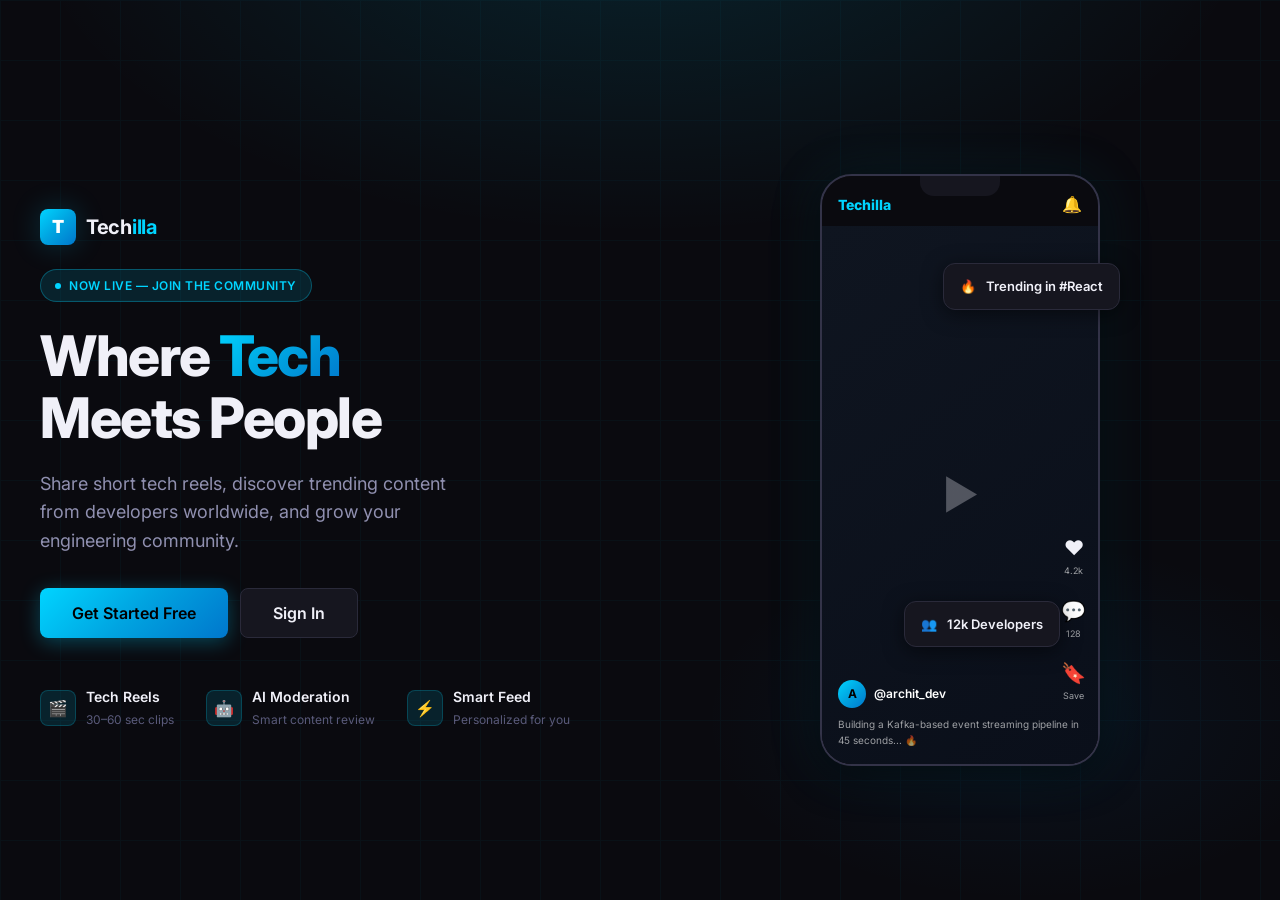
<file: frontend/index.html>
<!DOCTYPE html>
<html lang="en">
<head>
  <meta charset="UTF-8" />
  <meta name="viewport" content="width=device-width, initial-scale=1.0" />
  <title>Techilla — Where Tech Meets People</title>
  <link rel="preconnect" href="https://fonts.googleapis.com" />
  <link rel="preconnect" href="https://fonts.gstatic.com" crossorigin />
  <link href="https://fonts.googleapis.com/css2?family=Inter:wght@400;500;600;700;800&display=swap" rel="stylesheet" />
  <link rel="stylesheet" href="styles.css" />
  <style>
    .auth-step { display: none; }
    .auth-step.active { display: block; }
    .features-strip {
      display: flex; gap: 32px; flex-wrap: wrap; margin-top: 48px;
    }
    .feature-item {
      display: flex; align-items: center; gap: 10px;
      font-size: 14px; color: var(--text-secondary);
    }
    .feature-icon {
      width: 36px; height: 36px;
      background: var(--accent-dim); border: 1px solid rgba(0,212,255,0.2);
      border-radius: var(--radius-sm);
      display: flex; align-items: center; justify-content: center;
      font-size: 16px; flex-shrink: 0;
    }
    .feature-text strong { display: block; font-weight: 600; color: var(--text-primary); font-size: 14px; }
    .feature-text span { font-size: 12px; color: var(--text-muted); }
    .floating-card {
      position: absolute; background: var(--bg-card);
      border: 1px solid var(--border); border-radius: var(--radius-md);
      padding: 12px 16px; box-shadow: var(--shadow-md);
      animation: float 6s ease-in-out infinite;
      display: flex; align-items: center; gap: 10px;
      font-size: 13px; font-weight: 600; color: var(--text-primary);
    }
    @keyframes float {
      0%, 100% { transform: translateY(0); }
      50% { transform: translateY(-10px); }
    }
    .fc-1 { top: 15%; right: -20px; animation-delay: 0s; }
    .fc-2 { bottom: 20%; right: 40px; animation-delay: 2s; }
    .fc-3 { top: 50%; left: -30px; animation-delay: 4s; }
    .phone-mockup {
      position: relative; width: 100%; max-width: 280px;
      margin: 0 auto;
    }
    .phone-frame {
      background: var(--bg-card);
      border: 2px solid var(--border-light);
      border-radius: 32px; overflow: hidden;
      aspect-ratio: 9/19;
      box-shadow: var(--shadow-lg), 0 0 60px rgba(0,212,255,0.1);
      position: relative;
    }
    .phone-screen {
      width: 100%; height: 100%;
      background: var(--bg-primary);
      display: flex; flex-direction: column;
    }
    .phone-header {
      padding: 16px 16px 8px;
      display: flex; align-items: center; justify-content: space-between;
    }
    .phone-logo {
      font-size: 14px; font-weight: 800; color: var(--accent);
    }
    .phone-notch {
      width: 80px; height: 20px;
      background: var(--bg-card); border-radius: 0 0 14px 14px;
      position: absolute; top: 0; left: 50%; transform: translateX(-50%);
    }
    .phone-reel {
      flex: 1; position: relative; overflow: hidden;
      background: linear-gradient(180deg, rgba(0,212,255,0.08) 0%, rgba(0,0,0,0) 100%);
    }
    .phone-reel-bg {
      width: 100%; height: 100%;
      background: linear-gradient(145deg, #0f1520 0%, #0a0f1a 100%);
      display: flex; align-items: center; justify-content: center;
    }
    .phone-play { font-size: 40px; opacity: 0.3; }
    .phone-info {
      position: absolute; bottom: 16px; left: 16px; right: 16px;
    }
    .phone-user { display: flex; align-items: center; gap: 8px; margin-bottom: 8px; }
    .phone-avatar {
      width: 28px; height: 28px; border-radius: 50%;
      background: var(--gradient-main);
      display: flex; align-items: center; justify-content: center;
      font-size: 12px; font-weight: 700; color: #000;
    }
    .phone-username { font-size: 12px; font-weight: 600; color: #fff; }
    .phone-desc { font-size: 10px; color: rgba(255,255,255,0.6); }
    .phone-actions {
      position: absolute; right: 12px; bottom: 60px;
      display: flex; flex-direction: column; gap: 16px; align-items: center;
    }
    .phone-action { font-size: 20px; }
    .phone-action-count { font-size: 9px; color: rgba(255,255,255,0.6); text-align: center; }
    .forgot-link {
      font-size: 13px; color: var(--accent); cursor: pointer;
      text-align: right; display: block; margin-top: -12px; margin-bottom: 20px;
      text-decoration: none;
    }
    .forgot-link:hover { text-decoration: underline; }
    .otp-resend {
      text-align: center; margin-top: 16px; font-size: 13px; color: var(--text-muted);
    }
    .otp-resend button {
      background: none; border: none; color: var(--accent);
      cursor: pointer; font-size: 13px; font-family: var(--font);
    }
    .otp-resend button:hover { text-decoration: underline; }
    .otp-timer { color: var(--text-muted); }
  </style>
</head>
<body>
  <!-- HERO SECTION -->
  <section class="hero-section" id="landingSection">
    <div class="hero-bg"></div>
    <div class="hero-grid"></div>
    <div class="hero-content">
      <!-- LEFT: TEXT + FEATURES -->
      <div class="hero-text fade-in">
        <div class="navbar-brand" style="margin-bottom: 24px;">
          <div class="navbar-logo">T</div>
          <span class="navbar-title">Tech<span>illa</span></span>
        </div>
        <div class="hero-badge">
          Now Live — Join the Community
        </div>
        <h1 class="hero-title">
          Where <span class="gradient-text">Tech</span><br/>Meets People
        </h1>
        <p class="hero-subtitle">
          Share short tech reels, discover trending content from developers worldwide, and grow your engineering community.
        </p>
        <div class="hero-cta">
          <button class="btn btn-primary btn-lg" onclick="showSection('auth')">
            Get Started Free
          </button>
          <button class="btn btn-secondary btn-lg" onclick="showSection('auth', 'login')">
            Sign In
          </button>
        </div>
        <div class="features-strip">
          <div class="feature-item">
            <div class="feature-icon">🎬</div>
            <div class="feature-text">
              <strong>Tech Reels</strong>
              <span>30–60 sec clips</span>
            </div>
          </div>
          <div class="feature-item">
            <div class="feature-icon">🤖</div>
            <div class="feature-text">
              <strong>AI Moderation</strong>
              <span>Smart content review</span>
            </div>
          </div>
          <div class="feature-item">
            <div class="feature-icon">⚡</div>
            <div class="feature-text">
              <strong>Smart Feed</strong>
              <span>Personalized for you</span>
            </div>
          </div>
        </div>
      </div>

      <!-- RIGHT: PHONE MOCKUP + AUTH CARD -->
      <div style="display:flex; justify-content:center; align-items:center; position:relative;">
        <div class="phone-mockup">
          <div class="phone-frame">
            <div class="phone-notch"></div>
            <div class="phone-screen">
              <div class="phone-header">
                <span class="phone-logo">Techilla</span>
                <span style="font-size:16px;">🔔</span>
              </div>
              <div class="phone-reel">
                <div class="phone-reel-bg">
                  <div class="phone-play">▶️</div>
                </div>
                <div class="phone-info">
                  <div class="phone-user">
                    <div class="phone-avatar">A</div>
                    <span class="phone-username">@archit_dev</span>
                  </div>
                  <div class="phone-desc">Building a Kafka-based event streaming pipeline in 45 seconds... 🔥</div>
                </div>
                <div class="phone-actions">
                  <div>
                    <div class="phone-action">❤️</div>
                    <div class="phone-action-count">4.2k</div>
                  </div>
                  <div>
                    <div class="phone-action">💬</div>
                    <div class="phone-action-count">128</div>
                  </div>
                  <div>
                    <div class="phone-action">🔖</div>
                    <div class="phone-action-count">Save</div>
                  </div>
                </div>
              </div>
            </div>
          </div>
          <!-- Floating cards -->
          <div class="floating-card fc-1">
            <span>🔥</span> Trending in #React
          </div>
          <div class="floating-card fc-2">
            <span>👥</span> 12k Developers
          </div>
        </div>
      </div>
    </div>
  </section>

  <!-- AUTH SECTION -->
  <section class="hero-section" id="authSection" style="display:none;">
    <div class="hero-bg"></div>
    <div class="hero-grid"></div>
    <div style="position:relative;z-index:1; width:100%; display:flex; align-items:center; justify-content:center; flex-direction:column;">
      <a href="#" onclick="showSection('landing')" style="display:flex;align-items:center;gap:10px;text-decoration:none;margin-bottom:32px;">
        <div class="navbar-logo">T</div>
        <span class="navbar-title">Tech<span>illa</span></span>
      </a>

      <!-- LOGIN STEP -->
      <div class="auth-card auth-step" id="stepLogin">
        <div class="auth-tabs">
          <button class="auth-tab active" id="tabLogin" onclick="switchAuthTab('login')">Sign In</button>
          <button class="auth-tab" id="tabRegister" onclick="switchAuthTab('register')">Create Account</button>
        </div>
        <form onsubmit="handleLogin(event)">
          <div class="form-group">
            <label class="form-label">Email Address</label>
            <div class="input-with-icon">
              <span class="input-icon">✉</span>
              <input type="email" class="form-control" id="loginEmail" placeholder="you@example.com" required />
            </div>
          </div>
          <div class="form-group">
            <label class="form-label">Password</label>
            <div class="input-with-icon">
              <span class="input-icon">🔒</span>
              <input type="password" class="form-control" id="loginPassword" placeholder="••••••••" required />
            </div>
          </div>
          <a class="forgot-link" onclick="showStep('stepForgot')">Forgot password?</a>
          <button type="submit" class="btn btn-primary w-full" id="loginBtn">
            Sign In
          </button>
        </form>
        <div class="divider">or</div>
        <button class="btn btn-ghost w-full" onclick="switchAuthTab('register')">Create a new account</button>
      </div>

      <!-- REGISTER STEP -->
      <div class="auth-card auth-step" id="stepRegister">
        <div class="auth-tabs">
          <button class="auth-tab" id="tabLoginR" onclick="switchAuthTab('login')">Sign In</button>
          <button class="auth-tab active" id="tabRegisterR" onclick="switchAuthTab('register')">Create Account</button>
        </div>
        <form onsubmit="handleRegister(event)">
          <div class="form-group">
            <label class="form-label">Email Address</label>
            <div class="input-with-icon">
              <span class="input-icon">✉</span>
              <input type="email" class="form-control" id="regEmail" placeholder="you@example.com" required />
            </div>
          </div>
          <div class="form-group">
            <label class="form-label">Password</label>
            <div class="input-with-icon">
              <span class="input-icon">🔒</span>
              <input type="password" class="form-control" id="regPassword" placeholder="Minimum 6 characters" minlength="6" required />
            </div>
          </div>
          <div class="form-group">
            <label class="form-label">Confirm Password</label>
            <div class="input-with-icon">
              <span class="input-icon">🔒</span>
              <input type="password" class="form-control" id="regConfirm" placeholder="Repeat password" required />
            </div>
            <span class="form-error" id="confirmError">Passwords do not match</span>
          </div>
          <button type="submit" class="btn btn-primary w-full" id="registerBtn">
            Create Account
          </button>
        </form>
        <div class="divider">or</div>
        <button class="btn btn-ghost w-full" onclick="switchAuthTab('login')">Sign in to existing account</button>
      </div>

      <!-- OTP VERIFY STEP -->
      <div class="auth-card auth-step" id="stepOtp">
        <div style="text-align:center; margin-bottom:28px;">
          <div style="font-size:40px; margin-bottom:12px;">📨</div>
          <h2 style="font-size:22px; font-weight:800; margin-bottom:8px;">Check your email</h2>
          <p style="color:var(--text-muted); font-size:14px;" id="otpEmailHint">We sent a 6-digit code to your email</p>
        </div>
        <form onsubmit="handleVerifyOtp(event)">
          <div class="otp-container" id="otpInputs">
            <input class="otp-input" maxlength="1" type="text" inputmode="numeric" pattern="[0-9]" />
            <input class="otp-input" maxlength="1" type="text" inputmode="numeric" pattern="[0-9]" />
            <input class="otp-input" maxlength="1" type="text" inputmode="numeric" pattern="[0-9]" />
            <input class="otp-input" maxlength="1" type="text" inputmode="numeric" pattern="[0-9]" />
            <input class="otp-input" maxlength="1" type="text" inputmode="numeric" pattern="[0-9]" />
            <input class="otp-input" maxlength="1" type="text" inputmode="numeric" pattern="[0-9]" />
          </div>
          <button type="submit" class="btn btn-primary w-full mt-2" id="otpBtn" style="margin-top:24px;">Verify Code</button>
        </form>
        <div class="otp-resend">
          Didn't get it? <button onclick="handleResendOtp()" id="resendBtn">Resend OTP</button>
          <span class="otp-timer" id="otpTimer"></span>
        </div>
        <div style="text-align:center; margin-top:16px;">
          <button class="btn btn-ghost btn-sm" onclick="showStep('stepLogin')">← Back to sign in</button>
        </div>
      </div>

      <!-- FORGOT PASSWORD STEP -->
      <div class="auth-card auth-step" id="stepForgot">
        <div style="text-align:center; margin-bottom:28px;">
          <div style="font-size:40px; margin-bottom:12px;">🔑</div>
          <h2 style="font-size:22px; font-weight:800; margin-bottom:8px;">Reset Password</h2>
          <p style="color:var(--text-muted); font-size:14px;">Enter your email to receive a reset code</p>
        </div>
        <form onsubmit="handleForgotPassword(event)">
          <div class="form-group">
            <label class="form-label">Email Address</label>
            <div class="input-with-icon">
              <span class="input-icon">✉</span>
              <input type="email" class="form-control" id="forgotEmail" placeholder="you@example.com" required />
            </div>
          </div>
          <button type="submit" class="btn btn-primary w-full">Send Reset Code</button>
        </form>
        <div style="text-align:center; margin-top:16px;">
          <button class="btn btn-ghost btn-sm" onclick="showStep('stepLogin')">← Back to sign in</button>
        </div>
      </div>

      <!-- RESET PASSWORD STEP -->
      <div class="auth-card auth-step" id="stepReset">
        <div style="text-align:center; margin-bottom:28px;">
          <div style="font-size:40px; margin-bottom:12px;">🔐</div>
          <h2 style="font-size:22px; font-weight:800; margin-bottom:8px;">New Password</h2>
          <p style="color:var(--text-muted); font-size:14px;">Enter the OTP and your new password</p>
        </div>
        <form onsubmit="handleResetPassword(event)">
          <div class="form-group">
            <label class="form-label">OTP Code</label>
            <input type="text" class="form-control" id="resetOtp" placeholder="6-digit code" maxlength="6" required />
          </div>
          <div class="form-group">
            <label class="form-label">New Password</label>
            <div class="input-with-icon">
              <span class="input-icon">🔒</span>
              <input type="password" class="form-control" id="newPassword" placeholder="Minimum 6 characters" minlength="6" required />
            </div>
          </div>
          <button type="submit" class="btn btn-primary w-full">Reset Password</button>
        </form>
      </div>

    </div>
  </section>

  <!-- CREATE PROFILE MODAL -->
  <div class="modal-overlay" id="createProfileModal">
    <div class="modal">
      <div class="modal-header">
        <h3 class="modal-title">Complete Your Profile</h3>
        <span style="font-size:13px; color:var(--text-muted);">Step 2 of 2</span>
      </div>
      <p style="color:var(--text-muted); font-size:14px; margin-bottom:24px;">Tell the community who you are — you can always edit this later.</p>
      <form id="createProfileForm" onsubmit="handleCreateProfile(event)">
        <div class="form-group" style="text-align:center;">
          <div id="profilePicPreview" style="width:80px;height:80px;border-radius:50%;background:var(--accent-dim);border:2px dashed var(--accent);display:flex;align-items:center;justify-content:center;margin:0 auto 12px;font-size:32px;cursor:pointer;overflow:hidden;position:relative;">
            <span id="picPlaceholder">📷</span>
            <img id="picImg" style="display:none;width:100%;height:100%;object-fit:cover;position:absolute;inset:0;" />
            <input type="file" id="profilePicInput" accept="image/*" style="position:absolute;inset:0;opacity:0;cursor:pointer;" onchange="previewProfilePic(this)" />
          </div>
          <label class="form-label" style="text-align:center; cursor:pointer;" onclick="document.getElementById('profilePicInput').click()">Upload profile photo</label>
        </div>
        <div class="form-group">
          <label class="form-label">Username <span style="color:var(--error)">*</span></label>
          <input type="text" class="form-control" id="cpUsername" placeholder="your_handle" required oninput="checkUsernameDebounced(this.value)" />
          <span class="form-error" id="usernameMsg"></span>
        </div>
        <div class="form-group">
          <label class="form-label">Bio</label>
          <textarea class="form-control" id="cpBio" placeholder="Tell us about yourself..." rows="3" maxlength="200"></textarea>
        </div>
        <div class="form-group">
          <label class="form-label">Skills <span style="color:var(--text-muted);font-weight:400;">(press Enter to add)</span></label>
          <div class="tags-input-wrap" onclick="this.querySelector('.tags-input').focus()">
            <div id="skillTags"></div>
            <input class="tags-input" id="skillInput" placeholder="e.g. React, Java, Kafka..." onkeydown="handleTagInput(event,'skill')" />
          </div>
        </div>
        <div class="form-group">
          <label class="form-label">Interests <span style="color:var(--text-muted);font-weight:400;">(press Enter to add)</span></label>
          <div class="tags-input-wrap" onclick="this.querySelector('.tags-input').focus()">
            <div id="interestTags"></div>
            <input class="tags-input" id="interestInput" placeholder="e.g. DevOps, ML, Web..." onkeydown="handleTagInput(event,'interest')" />
          </div>
        </div>
        <div class="form-group">
          <label class="form-label">GitHub URL</label>
          <div class="input-with-icon">
            <span class="input-icon">🔗</span>
            <input type="url" class="form-control" id="cpGithub" placeholder="https://github.com/username" />
          </div>
        </div>
        <button type="submit" class="btn btn-primary w-full" id="createProfileBtn">Create Profile</button>
      </form>
    </div>
  </div>

  <div class="toast-container"></div>

  <script src="app.js"></script>
  <script>
    const profileTags = { skill: [], interest: [] };
    let currentOtpEmail = '';
    let otpTimerInterval = null;
    let usernameCheckTimeout = null;

    // Redirect if already logged in
    if (auth.isLoggedIn()) window.location.href = 'feed.html';

    function showSection(name, tab = null) {
      document.getElementById('landingSection').style.display = name === 'landing' ? '' : 'none';
      document.getElementById('authSection').style.display = name === 'auth' ? '' : 'none';
      if (name === 'auth') {
        showStep(tab === 'login' ? 'stepLogin' : 'stepRegister');
        if (tab === 'login') {
          document.getElementById('tabLogin').classList.add('active');
          document.getElementById('tabRegister').classList.remove('active');
        } else {
          document.getElementById('tabLogin').classList.remove('active');
          document.getElementById('tabRegister').classList.add('active');
        }
      }
    }

    function switchAuthTab(tab) {
      showSection('auth', tab);
    }

    function showStep(stepId) {
      document.querySelectorAll('.auth-step').forEach(s => s.classList.remove('active'));
      const el = document.getElementById(stepId);
      if (el) { el.classList.add('active'); el.classList.add('scale-in'); }
    }

    async function handleLogin(e) {
      e.preventDefault();
      const btn = document.getElementById('loginBtn');
      btn.disabled = true;
      btn.innerHTML = '<span class="spinner"></span> Signing in...';
      try {
        const res = await api.login(
          document.getElementById('loginEmail').value,
          document.getElementById('loginPassword').value
        );
        api.setToken(res.token);
        auth.setUser({ email: res.email });
        toast('Welcome back!', 'success');
        window.location.href = 'feed.html';
      } catch (err) {
        toast(err.message || 'Login failed', 'error');
      } finally {
        btn.disabled = false;
        btn.innerHTML = 'Sign In';
      }
    }

    async function handleRegister(e) {
      e.preventDefault();
      const pw = document.getElementById('regPassword').value;
      const confirm = document.getElementById('regConfirm').value;
      if (pw !== confirm) {
        document.getElementById('confirmError').classList.add('show');
        return;
      }
      document.getElementById('confirmError').classList.remove('show');
      const btn = document.getElementById('registerBtn');
      btn.disabled = true;
      btn.innerHTML = '<span class="spinner"></span> Creating account...';
      try {
        currentOtpEmail = document.getElementById('regEmail').value;
        await api.register(currentOtpEmail, pw);
        document.getElementById('otpEmailHint').textContent = `We sent a 6-digit code to ${currentOtpEmail}`;
        showStep('stepOtp');
        initOtpInputs();
        startOtpTimer(300);
        toast('OTP sent to your email!', 'success');
      } catch (err) {
        toast(err.message || 'Registration failed', 'error');
      } finally {
        btn.disabled = false;
        btn.innerHTML = 'Create Account';
      }
    }

    function initOtpInputs() {
      const inputs = document.querySelectorAll('#otpInputs .otp-input');
      inputs.forEach((inp, i) => {
        inp.value = '';
        inp.classList.remove('filled');
        inp.addEventListener('input', () => {
          inp.classList.toggle('filled', inp.value.length > 0);
          if (inp.value && i < inputs.length - 1) inputs[i + 1].focus();
        });
        inp.addEventListener('keydown', (e) => {
          if (e.key === 'Backspace' && !inp.value && i > 0) inputs[i - 1].focus();
        });
        inp.addEventListener('paste', (e) => {
          const data = e.clipboardData.getData('text').replace(/\D/g,'').slice(0,6);
          if (data) {
            inputs.forEach((inp2, j) => {
              inp2.value = data[j] || '';
              inp2.classList.toggle('filled', !!inp2.value);
            });
            e.preventDefault();
          }
        });
      });
      inputs[0].focus();
    }

    function getOtpValue() {
      return Array.from(document.querySelectorAll('#otpInputs .otp-input')).map(i => i.value).join('');
    }

    function startOtpTimer(seconds) {
      clearInterval(otpTimerInterval);
      const timerEl = document.getElementById('otpTimer');
      const resendBtn = document.getElementById('resendBtn');
      resendBtn.disabled = true;
      let remaining = seconds;
      timerEl.textContent = ` (${Math.floor(remaining/60)}:${String(remaining%60).padStart(2,'0')})`;
      otpTimerInterval = setInterval(() => {
        remaining--;
        if (remaining <= 0) {
          clearInterval(otpTimerInterval);
          timerEl.textContent = '';
          resendBtn.disabled = false;
        } else {
          timerEl.textContent = ` (${Math.floor(remaining/60)}:${String(remaining%60).padStart(2,'0')})`;
        }
      }, 1000);
    }

    async function handleVerifyOtp(e) {
      e.preventDefault();
      const otp = getOtpValue();
      if (otp.length < 6) { toast('Enter the full 6-digit code', 'error'); return; }
      const btn = document.getElementById('otpBtn');
      btn.disabled = true;
      btn.innerHTML = '<span class="spinner"></span> Verifying...';
      try {
        const res = await api.verifyOtp(currentOtpEmail, otp);
        api.setToken(res.token);
        auth.setUser({ email: res.email });
        toast('Account verified!', 'success');
        openModal('createProfileModal');
      } catch (err) {
        toast(err.message || 'Invalid OTP', 'error');
      } finally {
        btn.disabled = false;
        btn.innerHTML = 'Verify Code';
      }
    }

    async function handleResendOtp() {
      try {
        await api.resendOtp(currentOtpEmail);
        toast('OTP resent!', 'success');
        startOtpTimer(300);
      } catch (err) {
        toast(err.message || 'Failed to resend', 'error');
      }
    }

    async function handleForgotPassword(e) {
      e.preventDefault();
      const email = document.getElementById('forgotEmail').value;
      try {
        await api.sendResetOtp(email);
        currentOtpEmail = email;
        toast('Reset code sent!', 'success');
        showStep('stepReset');
      } catch (err) {
        toast(err.message || 'Failed', 'error');
      }
    }

    async function handleResetPassword(e) {
      e.preventDefault();
      try {
        await api.resetPassword(
          currentOtpEmail,
          document.getElementById('resetOtp').value,
          document.getElementById('newPassword').value
        );
        toast('Password reset! Please sign in.', 'success');
        showStep('stepLogin');
      } catch (err) {
        toast(err.message || 'Failed to reset password', 'error');
      }
    }

    // Profile creation
    function previewProfilePic(input) {
      const file = input.files[0];
      if (!file) return;
      const url = URL.createObjectURL(file);
      document.getElementById('picImg').src = url;
      document.getElementById('picImg').style.display = 'block';
      document.getElementById('picPlaceholder').style.display = 'none';
    }

    function handleTagInput(e, type) {
      if (e.key === 'Enter' || e.key === ',') {
        e.preventDefault();
        const input = document.getElementById(type === 'skill' ? 'skillInput' : 'interestInput');
        const val = input.value.trim().replace(/,/g,'');
        if (val && !profileTags[type].includes(val)) {
          profileTags[type].push(val);
          renderTags(type);
        }
        input.value = '';
      }
    }

    function renderTags(type) {
      const container = document.getElementById(type === 'skill' ? 'skillTags' : 'interestTags');
      container.innerHTML = '';
      profileTags[type].forEach((tag, i) => {
        const span = document.createElement('span');
        span.className = `tag-item`;
        span.innerHTML = `${tag}<button class="tag-remove" onclick="removeTag('${type}',${i})">×</button>`;
        container.appendChild(span);
      });
    }

    function removeTag(type, i) {
      profileTags[type].splice(i, 1);
      renderTags(type);
    }

    function checkUsernameDebounced(val) {
      clearTimeout(usernameCheckTimeout);
      const msg = document.getElementById('usernameMsg');
      if (!val) { msg.textContent = ''; msg.classList.remove('show'); return; }
      usernameCheckTimeout = setTimeout(async () => {
        try {
          const res = await api.checkUsername(val);
          if (res.available) {
            msg.textContent = '✓ Username available';
            msg.style.color = 'var(--success)';
            msg.classList.add('show');
          } else {
            msg.textContent = '✗ Username taken';
            msg.style.color = 'var(--error)';
            msg.classList.add('show');
          }
        } catch {}
      }, 500);
    }

    async function handleCreateProfile(e) {
      e.preventDefault();
      const username = document.getElementById('cpUsername').value.trim();
      if (!username) { toast('Username is required', 'error'); return; }
      const picInput = document.getElementById('profilePicInput');
      if (!picInput.files[0]) { toast('Please upload a profile photo', 'error'); return; }

      const fd = new FormData();
      const profileData = {
        username,
        bio: document.getElementById('cpBio').value,
        skills: profileTags.skill,
        interests: profileTags.interest,
        githubUrl: document.getElementById('cpGithub').value || null
      };
      fd.append('profile', JSON.stringify(profileData));
      fd.append('profilePic', picInput.files[0]);

      const btn = document.getElementById('createProfileBtn');
      btn.disabled = true;
      btn.innerHTML = '<span class="spinner"></span> Creating...';
      try {
        const profile = await api.createProfile(fd);
        localStorage.setItem('techilla_profile', JSON.stringify(profile));
        toast('Profile created!', 'success');
        closeModal('createProfileModal');
        setTimeout(() => window.location.href = 'feed.html', 500);
      } catch (err) {
        toast(err.message || 'Failed to create profile', 'error');
      } finally {
        btn.disabled = false;
        btn.innerHTML = 'Create Profile';
      }
    }
  </script>
</body>
</html>
</file>
<file: frontend/styles.css>
:root {
  --bg-primary: #0a0a0f;
  --bg-secondary: #111118;
  --bg-card: #16161f;
  --bg-hover: #1e1e2a;
  --border: #2a2a3a;
  --border-light: #333348;
  --accent: #00d4ff;
  --accent-hover: #00bde6;
  --accent-dim: rgba(0, 212, 255, 0.12);
  --accent-glow: rgba(0, 212, 255, 0.3);
  --success: #00e676;
  --success-dim: rgba(0, 230, 118, 0.12);
  --warning: #ffb300;
  --warning-dim: rgba(255, 179, 0, 0.12);
  --error: #ff4d6a;
  --error-dim: rgba(255, 77, 106, 0.12);
  --text-primary: #f0f0f8;
  --text-secondary: #9090b0;
  --text-muted: #5a5a7a;
  --gradient-main: linear-gradient(135deg, #00d4ff 0%, #00a3e0 50%, #0077cc 100%);
  --gradient-card: linear-gradient(145deg, #16161f, #1e1e2a);
  --shadow-sm: 0 2px 8px rgba(0,0,0,0.4);
  --shadow-md: 0 4px 20px rgba(0,0,0,0.5);
  --shadow-lg: 0 8px 40px rgba(0,0,0,0.6);
  --shadow-glow: 0 0 30px rgba(0, 212, 255, 0.2);
  --radius-sm: 8px;
  --radius-md: 12px;
  --radius-lg: 16px;
  --radius-xl: 24px;
  --radius-full: 9999px;
  --font: 'Inter', -apple-system, BlinkMacSystemFont, 'Segoe UI', sans-serif;
  --font-mono: 'JetBrains Mono', 'Fira Code', monospace;
  --transition: all 0.2s cubic-bezier(0.4, 0, 0.2, 1);
  --transition-slow: all 0.4s cubic-bezier(0.4, 0, 0.2, 1);
}

*, *::before, *::after { box-sizing: border-box; margin: 0; padding: 0; }

html { scroll-behavior: smooth; }

body {
  font-family: var(--font);
  background: var(--bg-primary);
  color: var(--text-primary);
  line-height: 1.6;
  min-height: 100vh;
  overflow-x: hidden;
}

/* ---- SCROLLBAR ---- */
::-webkit-scrollbar { width: 6px; height: 6px; }
::-webkit-scrollbar-track { background: var(--bg-secondary); }
::-webkit-scrollbar-thumb { background: var(--border-light); border-radius: 3px; }
::-webkit-scrollbar-thumb:hover { background: var(--accent); }

/* ---- NAVBAR ---- */
.navbar {
  position: fixed; top: 0; left: 0; right: 0; z-index: 1000;
  height: 64px;
  background: rgba(10, 10, 15, 0.85);
  backdrop-filter: blur(20px);
  -webkit-backdrop-filter: blur(20px);
  border-bottom: 1px solid var(--border);
  display: flex; align-items: center; justify-content: space-between;
  padding: 0 24px;
  transition: var(--transition);
}
.navbar-brand {
  display: flex; align-items: center; gap: 10px;
  text-decoration: none;
}
.navbar-logo {
  width: 36px; height: 36px;
  background: var(--gradient-main);
  border-radius: var(--radius-sm);
  display: flex; align-items: center; justify-content: center;
  font-size: 18px; font-weight: 900; color: #fff;
  box-shadow: var(--shadow-glow);
}
.navbar-title {
  font-size: 20px; font-weight: 700; color: var(--text-primary);
  letter-spacing: -0.3px;
}
.navbar-title span { color: var(--accent); }

.navbar-search {
  flex: 1; max-width: 400px; margin: 0 32px;
  position: relative;
}
.navbar-search input {
  width: 100%; padding: 8px 16px 8px 40px;
  background: var(--bg-secondary);
  border: 1px solid var(--border);
  border-radius: var(--radius-full);
  color: var(--text-primary);
  font-size: 14px; font-family: var(--font);
  outline: none; transition: var(--transition);
}
.navbar-search input:focus {
  border-color: var(--accent);
  background: var(--bg-card);
  box-shadow: 0 0 0 3px var(--accent-dim);
}
.navbar-search input::placeholder { color: var(--text-muted); }
.navbar-search .search-icon {
  position: absolute; left: 12px; top: 50%; transform: translateY(-50%);
  color: var(--text-muted); font-size: 15px; pointer-events: none;
}
.search-results {
  position: absolute; top: calc(100% + 8px); left: 0; right: 0;
  background: var(--bg-card);
  border: 1px solid var(--border);
  border-radius: var(--radius-md);
  box-shadow: var(--shadow-lg);
  max-height: 300px; overflow-y: auto;
  display: none;
  z-index: 100;
}
.search-results.show { display: block; }
.search-result-item {
  display: flex; align-items: center; gap: 12px;
  padding: 12px 16px;
  cursor: pointer; transition: var(--transition);
  text-decoration: none; color: var(--text-primary);
}
.search-result-item:hover { background: var(--bg-hover); }
.search-result-avatar {
  width: 36px; height: 36px; border-radius: 50%;
  object-fit: cover; background: var(--bg-hover);
  flex-shrink: 0;
}
.search-result-name { font-size: 14px; font-weight: 500; }

.navbar-nav {
  display: flex; align-items: center; gap: 8px;
}
.nav-btn {
  display: flex; align-items: center; gap: 6px;
  padding: 8px 16px;
  background: transparent;
  border: 1px solid transparent;
  border-radius: var(--radius-sm);
  color: var(--text-secondary);
  font-size: 14px; font-weight: 500;
  cursor: pointer; text-decoration: none;
  transition: var(--transition);
}
.nav-btn:hover { color: var(--text-primary); background: var(--bg-hover); }
.nav-btn.active { color: var(--accent); }
.nav-btn.primary {
  background: var(--accent); color: #000; border-color: var(--accent);
  font-weight: 600;
}
.nav-btn.primary:hover { background: var(--accent-hover); }
.nav-avatar {
  width: 32px; height: 32px; border-radius: 50%;
  object-fit: cover;
  border: 2px solid var(--border);
  cursor: pointer; transition: var(--transition);
}
.nav-avatar:hover { border-color: var(--accent); }

/* ---- HERO / AUTH SECTION ---- */
.hero-section {
  min-height: 100vh;
  display: flex; align-items: center; justify-content: center;
  position: relative; overflow: hidden;
  padding: 80px 24px 40px;
}
.hero-bg {
  position: absolute; inset: 0; z-index: 0;
  background:
    radial-gradient(ellipse 80% 60% at 50% -10%, rgba(0,212,255,0.12) 0%, transparent 60%),
    radial-gradient(ellipse 50% 40% at 80% 80%, rgba(0,119,204,0.08) 0%, transparent 50%),
    var(--bg-primary);
}
.hero-grid {
  position: absolute; inset: 0; z-index: 0; opacity: 0.03;
  background-image:
    linear-gradient(var(--accent) 1px, transparent 1px),
    linear-gradient(90deg, var(--accent) 1px, transparent 1px);
  background-size: 60px 60px;
}
.hero-content {
  position: relative; z-index: 1;
  max-width: 1200px; width: 100%;
  display: grid; grid-template-columns: 1fr 1fr;
  gap: 80px; align-items: center;
}
.hero-text { max-width: 540px; }
.hero-badge {
  display: inline-flex; align-items: center; gap: 8px;
  padding: 6px 14px;
  background: var(--accent-dim);
  border: 1px solid rgba(0,212,255,0.3);
  border-radius: var(--radius-full);
  font-size: 12px; font-weight: 600; color: var(--accent);
  letter-spacing: 0.5px; text-transform: uppercase;
  margin-bottom: 24px;
}
.hero-badge::before {
  content: '';
  width: 6px; height: 6px; border-radius: 50%;
  background: var(--accent);
  animation: pulse 2s infinite;
}
@keyframes pulse {
  0%, 100% { opacity: 1; transform: scale(1); }
  50% { opacity: 0.5; transform: scale(1.3); }
}
.hero-title {
  font-size: clamp(36px, 5vw, 56px);
  font-weight: 800; line-height: 1.1;
  letter-spacing: -1.5px; margin-bottom: 20px;
}
.hero-title .gradient-text {
  background: var(--gradient-main);
  -webkit-background-clip: text; background-clip: text;
  -webkit-text-fill-color: transparent;
}
.hero-subtitle {
  font-size: 18px; color: var(--text-secondary);
  line-height: 1.6; margin-bottom: 32px; max-width: 440px;
}
.hero-cta { display: flex; gap: 12px; flex-wrap: wrap; }

/* ---- BUTTONS ---- */
.btn {
  display: inline-flex; align-items: center; justify-content: center; gap: 8px;
  padding: 12px 24px;
  border-radius: var(--radius-sm);
  font-size: 15px; font-weight: 600; font-family: var(--font);
  cursor: pointer; border: none; text-decoration: none;
  transition: var(--transition);
  position: relative; overflow: hidden; white-space: nowrap;
}
.btn-primary {
  background: var(--gradient-main);
  color: #000;
  box-shadow: 0 4px 20px rgba(0,212,255,0.3);
}
.btn-primary:hover {
  transform: translateY(-2px);
  box-shadow: 0 6px 30px rgba(0,212,255,0.4);
}
.btn-secondary {
  background: var(--bg-card);
  color: var(--text-primary);
  border: 1px solid var(--border);
}
.btn-secondary:hover { background: var(--bg-hover); border-color: var(--border-light); }
.btn-ghost {
  background: transparent; color: var(--text-secondary);
  border: 1px solid var(--border);
}
.btn-ghost:hover { background: var(--bg-hover); color: var(--text-primary); }
.btn-danger { background: var(--error); color: #fff; }
.btn-danger:hover { background: #e0003d; }
.btn-sm { padding: 8px 16px; font-size: 13px; }
.btn-lg { padding: 14px 32px; font-size: 16px; }
.btn:disabled { opacity: 0.5; cursor: not-allowed; transform: none !important; }

/* ---- AUTH CARD ---- */
.auth-card {
  background: var(--bg-card);
  border: 1px solid var(--border);
  border-radius: var(--radius-xl);
  padding: 40px;
  box-shadow: var(--shadow-lg);
  width: 100%; max-width: 440px;
  backdrop-filter: blur(10px);
}
.auth-tabs {
  display: flex; margin-bottom: 32px;
  background: var(--bg-secondary);
  border-radius: var(--radius-sm);
  padding: 4px;
}
.auth-tab {
  flex: 1; padding: 10px;
  background: transparent; border: none;
  border-radius: calc(var(--radius-sm) - 2px);
  font-size: 14px; font-weight: 600; font-family: var(--font);
  color: var(--text-muted);
  cursor: pointer; transition: var(--transition);
}
.auth-tab.active {
  background: var(--bg-card);
  color: var(--text-primary);
  box-shadow: var(--shadow-sm);
}

/* ---- FORM ELEMENTS ---- */
.form-group { margin-bottom: 20px; }
.form-label {
  display: block; margin-bottom: 6px;
  font-size: 13px; font-weight: 600; color: var(--text-secondary);
  letter-spacing: 0.3px;
}
.form-control {
  width: 100%; padding: 12px 16px;
  background: var(--bg-secondary);
  border: 1px solid var(--border);
  border-radius: var(--radius-sm);
  color: var(--text-primary);
  font-size: 15px; font-family: var(--font);
  outline: none; transition: var(--transition);
}
.form-control:focus {
  border-color: var(--accent);
  background: var(--bg-card);
  box-shadow: 0 0 0 3px var(--accent-dim);
}
.form-control::placeholder { color: var(--text-muted); }
.form-control.error { border-color: var(--error); }
.form-error {
  font-size: 12px; color: var(--error); margin-top: 4px;
  display: none;
}
.form-error.show { display: block; }
textarea.form-control { resize: vertical; min-height: 100px; }
.input-with-icon { position: relative; }
.input-with-icon .input-icon {
  position: absolute; left: 14px; top: 50%; transform: translateY(-50%);
  color: var(--text-muted); font-size: 16px; pointer-events: none;
}
.input-with-icon .form-control { padding-left: 42px; }

/* ---- OTP INPUT ---- */
.otp-container { display: flex; gap: 10px; justify-content: center; }
.otp-input {
  width: 52px; height: 56px;
  text-align: center; font-size: 22px; font-weight: 700;
  background: var(--bg-secondary);
  border: 2px solid var(--border);
  border-radius: var(--radius-sm);
  color: var(--text-primary); font-family: var(--font);
  outline: none; transition: var(--transition);
}
.otp-input:focus {
  border-color: var(--accent);
  box-shadow: 0 0 0 3px var(--accent-dim);
}
.otp-input.filled { border-color: var(--accent); background: var(--accent-dim); }

/* ---- MAIN LAYOUT ---- */
.main-layout {
  display: grid;
  grid-template-columns: 240px 1fr 300px;
  gap: 0;
  min-height: 100vh;
  padding-top: 64px;
}
.sidebar-left {
  position: fixed; top: 64px; left: 0;
  width: 240px; height: calc(100vh - 64px);
  background: var(--bg-secondary);
  border-right: 1px solid var(--border);
  padding: 24px 16px;
  overflow-y: auto;
  display: flex; flex-direction: column;
}
.sidebar-right {
  position: fixed; top: 64px; right: 0;
  width: 300px; height: calc(100vh - 64px);
  background: var(--bg-secondary);
  border-left: 1px solid var(--border);
  padding: 24px 16px;
  overflow-y: auto;
}
.main-content {
  margin-left: 240px;
  margin-right: 300px;
  min-height: calc(100vh - 64px);
  padding: 24px;
}

/* ---- SIDEBAR NAV ---- */
.sidebar-section { margin-bottom: 32px; }
.sidebar-label {
  font-size: 11px; font-weight: 700; color: var(--text-muted);
  text-transform: uppercase; letter-spacing: 1px;
  padding: 0 12px; margin-bottom: 8px;
}
.sidebar-link {
  display: flex; align-items: center; gap: 12px;
  padding: 10px 12px;
  border-radius: var(--radius-sm);
  color: var(--text-secondary);
  font-size: 14px; font-weight: 500;
  text-decoration: none;
  transition: var(--transition); cursor: pointer; border: none;
  background: transparent; width: 100%; text-align: left;
}
.sidebar-link:hover { background: var(--bg-hover); color: var(--text-primary); }
.sidebar-link.active {
  background: var(--accent-dim);
  color: var(--accent);
  border: 1px solid rgba(0,212,255,0.15);
}
.sidebar-link .icon { font-size: 18px; width: 20px; flex-shrink: 0; }
.sidebar-link .badge {
  margin-left: auto;
  background: var(--accent); color: #000;
  font-size: 10px; font-weight: 700;
  padding: 2px 7px; border-radius: var(--radius-full);
  min-width: 18px; text-align: center;
}
.sidebar-user {
  margin-top: auto;
  padding: 16px;
  background: var(--bg-card);
  border: 1px solid var(--border);
  border-radius: var(--radius-md);
  display: flex; align-items: center; gap: 12px;
  text-decoration: none;
}
.sidebar-user-avatar {
  width: 40px; height: 40px; border-radius: 50%;
  object-fit: cover; border: 2px solid var(--border);
  background: var(--bg-hover);
}
.sidebar-user-info { min-width: 0; }
.sidebar-user-name {
  font-size: 14px; font-weight: 600; color: var(--text-primary);
  white-space: nowrap; overflow: hidden; text-overflow: ellipsis;
}
.sidebar-user-handle {
  font-size: 12px; color: var(--text-muted);
}

/* ---- FEED ---- */
.feed-container {
  max-width: 680px; margin: 0 auto;
}
.feed-header {
  display: flex; align-items: center; justify-content: space-between;
  margin-bottom: 24px;
}
.feed-title { font-size: 22px; font-weight: 700; }
.feed-filter {
  display: flex; gap: 8px;
}
.filter-chip {
  padding: 6px 14px;
  background: var(--bg-card); border: 1px solid var(--border);
  border-radius: var(--radius-full);
  font-size: 13px; font-weight: 500; color: var(--text-secondary);
  cursor: pointer; transition: var(--transition);
}
.filter-chip:hover { border-color: var(--border-light); color: var(--text-primary); }
.filter-chip.active { background: var(--accent-dim); border-color: rgba(0,212,255,0.4); color: var(--accent); }

/* ---- REEL CARD ---- */
.reel-card {
  background: var(--bg-card);
  border: 1px solid var(--border);
  border-radius: var(--radius-lg);
  overflow: hidden;
  margin-bottom: 20px;
  transition: var(--transition);
}
.reel-card:hover { border-color: var(--border-light); box-shadow: var(--shadow-md); }
.reel-header {
  display: flex; align-items: center; gap: 12px;
  padding: 16px 20px;
}
.reel-avatar {
  width: 44px; height: 44px; border-radius: 50%;
  object-fit: cover; background: var(--bg-hover);
  border: 2px solid var(--border); flex-shrink: 0;
  cursor: pointer;
}
.reel-user-info { flex: 1; min-width: 0; }
.reel-username {
  font-size: 15px; font-weight: 600; color: var(--text-primary);
  text-decoration: none; cursor: pointer;
}
.reel-username:hover { color: var(--accent); }
.reel-time { font-size: 12px; color: var(--text-muted); margin-top: 1px; }
.reel-menu-btn {
  background: transparent; border: none; color: var(--text-muted);
  font-size: 20px; cursor: pointer; padding: 4px;
  border-radius: var(--radius-sm); transition: var(--transition);
}
.reel-menu-btn:hover { background: var(--bg-hover); color: var(--text-primary); }

.reel-video-container {
  position: relative; background: #000;
  aspect-ratio: 9/16; max-height: 500px;
  cursor: pointer; overflow: hidden;
}
.reel-thumbnail {
  width: 100%; height: 100%;
  object-fit: cover; display: block;
  transition: var(--transition-slow);
}
.reel-play-overlay {
  position: absolute; inset: 0;
  display: flex; align-items: center; justify-content: center;
  background: rgba(0,0,0,0.3);
  opacity: 0; transition: var(--transition);
}
.reel-video-container:hover .reel-play-overlay { opacity: 1; }
.play-icon {
  width: 60px; height: 60px;
  background: rgba(255,255,255,0.15);
  backdrop-filter: blur(8px);
  border-radius: 50%;
  display: flex; align-items: center; justify-content: center;
  font-size: 24px;
}

.reel-video {
  width: 100%; height: 100%; object-fit: cover;
  display: none;
}
.reel-video.playing { display: block; }
.reel-thumbnail.hidden { display: none; }

.reel-body { padding: 16px 20px; }
.reel-description {
  font-size: 15px; color: var(--text-primary);
  line-height: 1.5; margin-bottom: 16px;
}
.reel-description .read-more {
  color: var(--accent); cursor: pointer; font-weight: 500;
}
.reel-actions {
  display: flex; align-items: center; gap: 20px;
}
.action-btn {
  display: flex; align-items: center; gap: 6px;
  background: transparent; border: none;
  color: var(--text-secondary); font-size: 14px;
  cursor: pointer; padding: 6px; border-radius: var(--radius-sm);
  transition: var(--transition); font-family: var(--font);
}
.action-btn:hover { color: var(--text-primary); background: var(--bg-hover); }
.action-btn.liked { color: #ff4d6a; }
.action-btn.saved { color: var(--accent); }
.action-btn .action-icon { font-size: 20px; }
.action-btn .action-count { font-size: 13px; font-weight: 600; }

/* ---- COMMENTS PANEL ---- */
.comments-panel {
  border-top: 1px solid var(--border);
  display: none;
}
.comments-panel.show { display: block; }
.comments-list {
  max-height: 300px; overflow-y: auto;
  padding: 16px 20px;
}
.comment-item {
  display: flex; gap: 10px; margin-bottom: 16px;
}
.comment-avatar {
  width: 32px; height: 32px; border-radius: 50%;
  background: var(--bg-hover); object-fit: cover; flex-shrink: 0;
}
.comment-content { flex: 1; }
.comment-user { font-size: 13px; font-weight: 600; color: var(--text-primary); }
.comment-text { font-size: 14px; color: var(--text-secondary); margin-top: 2px; line-height: 1.4; }
.comment-time { font-size: 11px; color: var(--text-muted); margin-top: 4px; }
.comment-delete {
  background: transparent; border: none;
  color: var(--text-muted); font-size: 14px;
  cursor: pointer; opacity: 0; transition: var(--transition);
}
.comment-item:hover .comment-delete { opacity: 1; }
.comment-delete:hover { color: var(--error); }
.comment-input-area {
  padding: 12px 20px 16px;
  border-top: 1px solid var(--border);
  display: flex; gap: 10px; align-items: flex-end;
}
.comment-input {
  flex: 1; padding: 10px 14px;
  background: var(--bg-secondary);
  border: 1px solid var(--border);
  border-radius: var(--radius-full);
  color: var(--text-primary);
  font-size: 14px; font-family: var(--font);
  outline: none; resize: none;
  transition: var(--transition);
  max-height: 100px;
}
.comment-input:focus { border-color: var(--accent); background: var(--bg-card); }
.comment-submit {
  padding: 8px 16px; background: var(--accent); color: #000;
  border: none; border-radius: var(--radius-full);
  font-size: 13px; font-weight: 700; cursor: pointer;
  transition: var(--transition); white-space: nowrap;
}
.comment-submit:hover { background: var(--accent-hover); }

/* ---- PROFILE PAGE ---- */
.profile-wrapper { max-width: 900px; margin: 0 auto; }
.profile-hero {
  background: var(--bg-card);
  border: 1px solid var(--border);
  border-radius: var(--radius-xl);
  overflow: hidden; margin-bottom: 24px;
  position: relative;
}
.profile-banner {
  height: 180px;
  background: linear-gradient(135deg, rgba(0,212,255,0.15) 0%, rgba(0,119,204,0.1) 50%, rgba(10,10,15,0) 100%);
  position: relative; overflow: hidden;
}
.profile-banner::after {
  content: '';
  position: absolute; inset: 0;
  background-image:
    linear-gradient(rgba(0,212,255,0.05) 1px, transparent 1px),
    linear-gradient(90deg, rgba(0,212,255,0.05) 1px, transparent 1px);
  background-size: 40px 40px;
}
.profile-info-row {
  padding: 0 32px 28px;
  display: flex; gap: 24px; align-items: flex-end;
  position: relative;
}
.profile-avatar-wrap {
  margin-top: -60px; flex-shrink: 0;
}
.profile-avatar {
  width: 120px; height: 120px; border-radius: 50%;
  object-fit: cover; border: 4px solid var(--bg-card);
  background: var(--bg-hover);
  display: block;
}
.profile-avatar-placeholder {
  width: 120px; height: 120px; border-radius: 50%;
  background: var(--gradient-main);
  border: 4px solid var(--bg-card);
  display: flex; align-items: center; justify-content: center;
  font-size: 48px; font-weight: 800; color: #000;
}
.profile-meta { flex: 1; padding-bottom: 4px; }
.profile-name { font-size: 24px; font-weight: 800; letter-spacing: -0.5px; }
.profile-handle { font-size: 15px; color: var(--text-muted); margin-top: 2px; }
.profile-bio { font-size: 15px; color: var(--text-secondary); margin-top: 10px; line-height: 1.5; }
.profile-stats {
  display: flex; gap: 32px; margin-top: 16px;
}
.stat-item { text-align: left; }
.stat-value { font-size: 22px; font-weight: 800; color: var(--text-primary); }
.stat-label { font-size: 12px; color: var(--text-muted); font-weight: 600; text-transform: uppercase; letter-spacing: 0.5px; }
.profile-actions { display: flex; gap: 10px; align-items: flex-end; padding-bottom: 4px; }
.profile-tags { display: flex; flex-wrap: wrap; gap: 8px; margin-top: 12px; }
.tag {
  padding: 4px 12px;
  background: var(--bg-hover);
  border: 1px solid var(--border);
  border-radius: var(--radius-full);
  font-size: 12px; font-weight: 500; color: var(--text-secondary);
}
.tag.skill { border-color: rgba(0,230,118,0.3); color: var(--success); background: var(--success-dim); }
.tag.interest { border-color: rgba(0,212,255,0.3); color: var(--accent); background: var(--accent-dim); }

.profile-reels-grid {
  display: grid; grid-template-columns: repeat(3, 1fr); gap: 3px;
}
.profile-reel-thumb {
  aspect-ratio: 9/16; position: relative; cursor: pointer;
  overflow: hidden; background: var(--bg-hover);
}
.profile-reel-thumb img {
  width: 100%; height: 100%; object-fit: cover;
  transition: var(--transition-slow);
}
.profile-reel-thumb:hover img { transform: scale(1.05); }
.profile-reel-thumb .overlay {
  position: absolute; inset: 0;
  background: rgba(0,0,0,0.5);
  display: flex; align-items: center; justify-content: center;
  opacity: 0; transition: var(--transition);
}
.profile-reel-thumb:hover .overlay { opacity: 1; }
.profile-reel-thumb .overlay span { color: #fff; font-size: 24px; font-weight: 700; }

/* ---- RIGHT SIDEBAR ---- */
.sidebar-card {
  background: var(--bg-card);
  border: 1px solid var(--border);
  border-radius: var(--radius-md);
  padding: 16px;
  margin-bottom: 16px;
}
.sidebar-card-title {
  font-size: 14px; font-weight: 700; color: var(--text-primary);
  margin-bottom: 12px;
}
.trending-item {
  display: flex; align-items: center; gap: 10px;
  padding: 8px 0; border-bottom: 1px solid var(--border);
  cursor: pointer;
}
.trending-item:last-child { border-bottom: none; }
.trending-rank {
  font-size: 12px; font-weight: 700; color: var(--text-muted);
  width: 20px;
}
.trending-info { flex: 1; min-width: 0; }
.trending-tag { font-size: 14px; font-weight: 600; color: var(--text-primary); }
.trending-count { font-size: 12px; color: var(--text-muted); }
.suggested-user {
  display: flex; align-items: center; gap: 10px;
  padding: 8px 0; border-bottom: 1px solid var(--border);
}
.suggested-user:last-child { border-bottom: none; }
.suggested-avatar {
  width: 36px; height: 36px; border-radius: 50%;
  object-fit: cover; background: var(--bg-hover);
}
.suggested-info { flex: 1; min-width: 0; }
.suggested-name { font-size: 14px; font-weight: 600; color: var(--text-primary); white-space: nowrap; overflow: hidden; text-overflow: ellipsis; }
.suggested-followers { font-size: 12px; color: var(--text-muted); }
.follow-mini-btn {
  padding: 6px 14px;
  background: var(--accent-dim);
  border: 1px solid rgba(0,212,255,0.3);
  border-radius: var(--radius-full);
  font-size: 12px; font-weight: 700; color: var(--accent);
  cursor: pointer; transition: var(--transition);
}
.follow-mini-btn:hover { background: var(--accent); color: #000; }
.follow-mini-btn.following { background: var(--bg-hover); border-color: var(--border); color: var(--text-muted); }

/* ---- UPLOAD PAGE ---- */
.upload-wrapper {
  max-width: 680px; margin: 0 auto;
}
.upload-card {
  background: var(--bg-card);
  border: 1px solid var(--border);
  border-radius: var(--radius-xl);
  padding: 40px;
}
.upload-title { font-size: 26px; font-weight: 800; margin-bottom: 8px; }
.upload-subtitle { font-size: 15px; color: var(--text-secondary); margin-bottom: 32px; }
.drop-zone {
  border: 2px dashed var(--border);
  border-radius: var(--radius-lg);
  padding: 40px;
  text-align: center;
  cursor: pointer;
  transition: var(--transition);
  background: var(--bg-secondary);
  position: relative;
}
.drop-zone:hover, .drop-zone.dragover {
  border-color: var(--accent);
  background: var(--accent-dim);
}
.drop-zone input { position: absolute; inset: 0; opacity: 0; cursor: pointer; }
.drop-icon { font-size: 48px; margin-bottom: 16px; display: block; }
.drop-title { font-size: 18px; font-weight: 700; margin-bottom: 8px; }
.drop-subtitle { font-size: 14px; color: var(--text-muted); }
.drop-specs {
  display: flex; justify-content: center; gap: 16px;
  margin-top: 16px; flex-wrap: wrap;
}
.drop-spec {
  display: flex; align-items: center; gap: 6px;
  font-size: 12px; color: var(--text-muted);
  padding: 4px 10px;
  background: var(--bg-card); border: 1px solid var(--border);
  border-radius: var(--radius-full);
}
.video-preview-wrap {
  display: none; position: relative;
  border-radius: var(--radius-lg); overflow: hidden;
  background: #000;
}
.video-preview-wrap.show { display: block; }
.video-preview { width: 100%; max-height: 300px; object-fit: contain; }
.remove-video {
  position: absolute; top: 12px; right: 12px;
  width: 36px; height: 36px;
  background: rgba(0,0,0,0.7); border: none;
  border-radius: 50%; color: #fff; font-size: 18px;
  cursor: pointer; display: flex; align-items: center; justify-content: center;
  transition: var(--transition);
}
.remove-video:hover { background: var(--error); }

/* ---- MODAL ---- */
.modal-overlay {
  position: fixed; inset: 0; z-index: 2000;
  background: rgba(0,0,0,0.7);
  backdrop-filter: blur(8px);
  display: flex; align-items: center; justify-content: center;
  padding: 20px;
  opacity: 0; pointer-events: none;
  transition: var(--transition);
}
.modal-overlay.show { opacity: 1; pointer-events: all; }
.modal {
  background: var(--bg-card);
  border: 1px solid var(--border);
  border-radius: var(--radius-xl);
  padding: 40px;
  width: 100%; max-width: 480px;
  max-height: 90vh; overflow-y: auto;
  transform: translateY(20px) scale(0.97);
  transition: var(--transition);
  box-shadow: var(--shadow-lg);
}
.modal-overlay.show .modal { transform: translateY(0) scale(1); }
.modal-header {
  display: flex; align-items: center; justify-content: space-between;
  margin-bottom: 24px;
}
.modal-title { font-size: 20px; font-weight: 700; }
.modal-close {
  width: 36px; height: 36px;
  background: var(--bg-hover); border: none; border-radius: 50%;
  color: var(--text-muted); font-size: 20px;
  cursor: pointer; display: flex; align-items: center; justify-content: center;
  transition: var(--transition);
}
.modal-close:hover { background: var(--error-dim); color: var(--error); }

/* ---- VIDEO VIEWER MODAL ---- */
.video-modal-overlay {
  position: fixed; inset: 0; z-index: 3000;
  background: rgba(0,0,0,0.95);
  display: flex; align-items: center; justify-content: center;
  opacity: 0; pointer-events: none;
  transition: var(--transition);
}
.video-modal-overlay.show { opacity: 1; pointer-events: all; }
.video-modal-content {
  width: 100%; max-width: 500px;
  max-height: 100vh;
  display: flex; flex-direction: column;
  position: relative;
}
.video-modal-close {
  position: fixed; top: 20px; right: 20px;
  width: 44px; height: 44px;
  background: rgba(255,255,255,0.1); border: none;
  border-radius: 50%; color: #fff; font-size: 22px;
  cursor: pointer; display: flex; align-items: center; justify-content: center;
  transition: var(--transition); z-index: 10;
}
.video-modal-close:hover { background: var(--error); }
.video-modal-video {
  width: 100%; max-height: 85vh;
  object-fit: contain;
}

/* ---- TOAST ---- */
.toast-container {
  position: fixed; bottom: 24px; right: 24px;
  z-index: 9999; display: flex; flex-direction: column; gap: 10px;
}
.toast {
  display: flex; align-items: center; gap: 12px;
  padding: 14px 20px;
  background: var(--bg-card);
  border: 1px solid var(--border);
  border-radius: var(--radius-md);
  box-shadow: var(--shadow-lg);
  min-width: 280px; max-width: 380px;
  animation: toast-in 0.3s ease;
}
@keyframes toast-in {
  from { opacity: 0; transform: translateX(100%); }
  to { opacity: 1; transform: translateX(0); }
}
.toast.hiding { animation: toast-out 0.3s ease forwards; }
@keyframes toast-out {
  to { opacity: 0; transform: translateX(100%); }
}
.toast-icon { font-size: 18px; flex-shrink: 0; }
.toast-message { font-size: 14px; font-weight: 500; flex: 1; }
.toast.success { border-color: rgba(0,230,118,0.3); }
.toast.success .toast-icon { color: var(--success); }
.toast.error { border-color: rgba(255,77,106,0.3); }
.toast.error .toast-icon { color: var(--error); }
.toast.info { border-color: rgba(0,212,255,0.3); }
.toast.info .toast-icon { color: var(--accent); }

/* ---- LOADING ---- */
.spinner {
  width: 20px; height: 20px;
  border: 2px solid var(--border);
  border-top-color: var(--accent);
  border-radius: 50%;
  animation: spin 0.7s linear infinite;
  display: inline-block;
}
.spinner-lg {
  width: 40px; height: 40px;
  border-width: 3px;
}
@keyframes spin { to { transform: rotate(360deg); } }
.loading-overlay {
  display: flex; flex-direction: column;
  align-items: center; justify-content: center;
  padding: 60px;
  gap: 16px; color: var(--text-muted);
}

/* ---- SKELETON ---- */
.skeleton {
  background: linear-gradient(90deg, var(--bg-card) 25%, var(--bg-hover) 50%, var(--bg-card) 75%);
  background-size: 200% 100%;
  animation: shimmer 1.5s infinite;
  border-radius: var(--radius-sm);
}
@keyframes shimmer { to { background-position: -200% 0; } }
.skeleton-card {
  background: var(--bg-card); border: 1px solid var(--border);
  border-radius: var(--radius-lg); padding: 20px; margin-bottom: 20px;
}
.skeleton-line { height: 14px; margin-bottom: 8px; }
.skeleton-avatar { width: 44px; height: 44px; border-radius: 50%; }
.skeleton-video { aspect-ratio: 9/16; max-height: 300px; border-radius: 0; }

/* ---- EMPTY STATE ---- */
.empty-state {
  display: flex; flex-direction: column; align-items: center; justify-content: center;
  padding: 80px 40px; text-align: center; color: var(--text-muted);
}
.empty-icon { font-size: 64px; margin-bottom: 16px; opacity: 0.5; }
.empty-title { font-size: 20px; font-weight: 700; color: var(--text-secondary); margin-bottom: 8px; }
.empty-text { font-size: 15px; line-height: 1.6; max-width: 320px; }

/* ---- DIVIDER ---- */
.divider {
  display: flex; align-items: center; gap: 12px;
  margin: 20px 0; color: var(--text-muted); font-size: 13px;
}
.divider::before, .divider::after {
  content: ''; flex: 1; height: 1px; background: var(--border);
}

/* ---- PROGRESS BAR ---- */
.progress-bar {
  height: 4px; background: var(--bg-hover);
  border-radius: var(--radius-full); overflow: hidden;
  margin-top: 12px;
}
.progress-fill {
  height: 100%; background: var(--gradient-main);
  border-radius: var(--radius-full);
  transition: width 0.3s ease;
}

/* ---- EDIT PROFILE MODAL SPECIFIC ---- */
.tags-input-wrap {
  display: flex; flex-wrap: wrap; gap: 6px;
  padding: 10px 12px;
  background: var(--bg-secondary);
  border: 1px solid var(--border);
  border-radius: var(--radius-sm);
  min-height: 46px; align-items: center;
  cursor: text; transition: var(--transition);
}
.tags-input-wrap:focus-within { border-color: var(--accent); background: var(--bg-card); }
.tag-item {
  display: flex; align-items: center; gap: 4px;
  padding: 3px 10px;
  background: var(--accent-dim);
  border: 1px solid rgba(0,212,255,0.3);
  border-radius: var(--radius-full);
  font-size: 13px; color: var(--accent);
}
.tag-remove {
  background: none; border: none; color: var(--accent);
  cursor: pointer; font-size: 14px; padding: 0;
  line-height: 1;
}
.tags-input {
  border: none; background: transparent;
  color: var(--text-primary); font-size: 14px; font-family: var(--font);
  outline: none; min-width: 80px; flex: 1;
}

/* ---- UTILITIES ---- */
.text-accent { color: var(--accent); }
.text-muted { color: var(--text-muted); }
.text-secondary { color: var(--text-secondary); }
.text-success { color: var(--success); }
.text-error { color: var(--error); }
.font-bold { font-weight: 700; }
.font-semibold { font-weight: 600; }
.mt-1 { margin-top: 8px; }
.mt-2 { margin-top: 16px; }
.mt-3 { margin-top: 24px; }
.mb-1 { margin-bottom: 8px; }
.mb-2 { margin-bottom: 16px; }
.mb-3 { margin-bottom: 24px; }
.flex { display: flex; }
.items-center { align-items: center; }
.justify-between { justify-content: space-between; }
.gap-1 { gap: 8px; }
.gap-2 { gap: 16px; }
.w-full { width: 100%; }
.hidden { display: none !important; }

/* ---- RESPONSIVE ---- */
@media (max-width: 1100px) {
  .sidebar-right { display: none; }
  .main-content { margin-right: 0; }
  .main-layout { grid-template-columns: 240px 1fr; }
}
@media (max-width: 768px) {
  .sidebar-left { display: none; }
  .main-content { margin-left: 0; padding: 16px; }
  .hero-content { grid-template-columns: 1fr; gap: 40px; text-align: center; }
  .hero-cta { justify-content: center; }
  .auth-card { padding: 28px 20px; }
  .profile-reels-grid { grid-template-columns: repeat(2, 1fr); }
  .navbar-search { display: none; }
  .profile-info-row { flex-direction: column; align-items: flex-start; gap: 16px; }
  .profile-avatar-wrap { margin-top: -50px; }
  .profile-avatar, .profile-avatar-placeholder { width: 90px; height: 90px; }
}

/* ---- ANIMATIONS ---- */
.fade-in { animation: fadeIn 0.3s ease; }
@keyframes fadeIn { from { opacity: 0; transform: translateY(8px); } to { opacity: 1; transform: translateY(0); } }
.scale-in { animation: scaleIn 0.2s ease; }
@keyframes scaleIn { from { opacity: 0; transform: scale(0.95); } to { opacity: 1; transform: scale(1); } }

/* ---- CUSTOM SCROLLBAR FOR COMMENTS ---- */
.comments-list::-webkit-scrollbar { width: 4px; }
.comments-list::-webkit-scrollbar-thumb { background: var(--border-light); }
</file>
